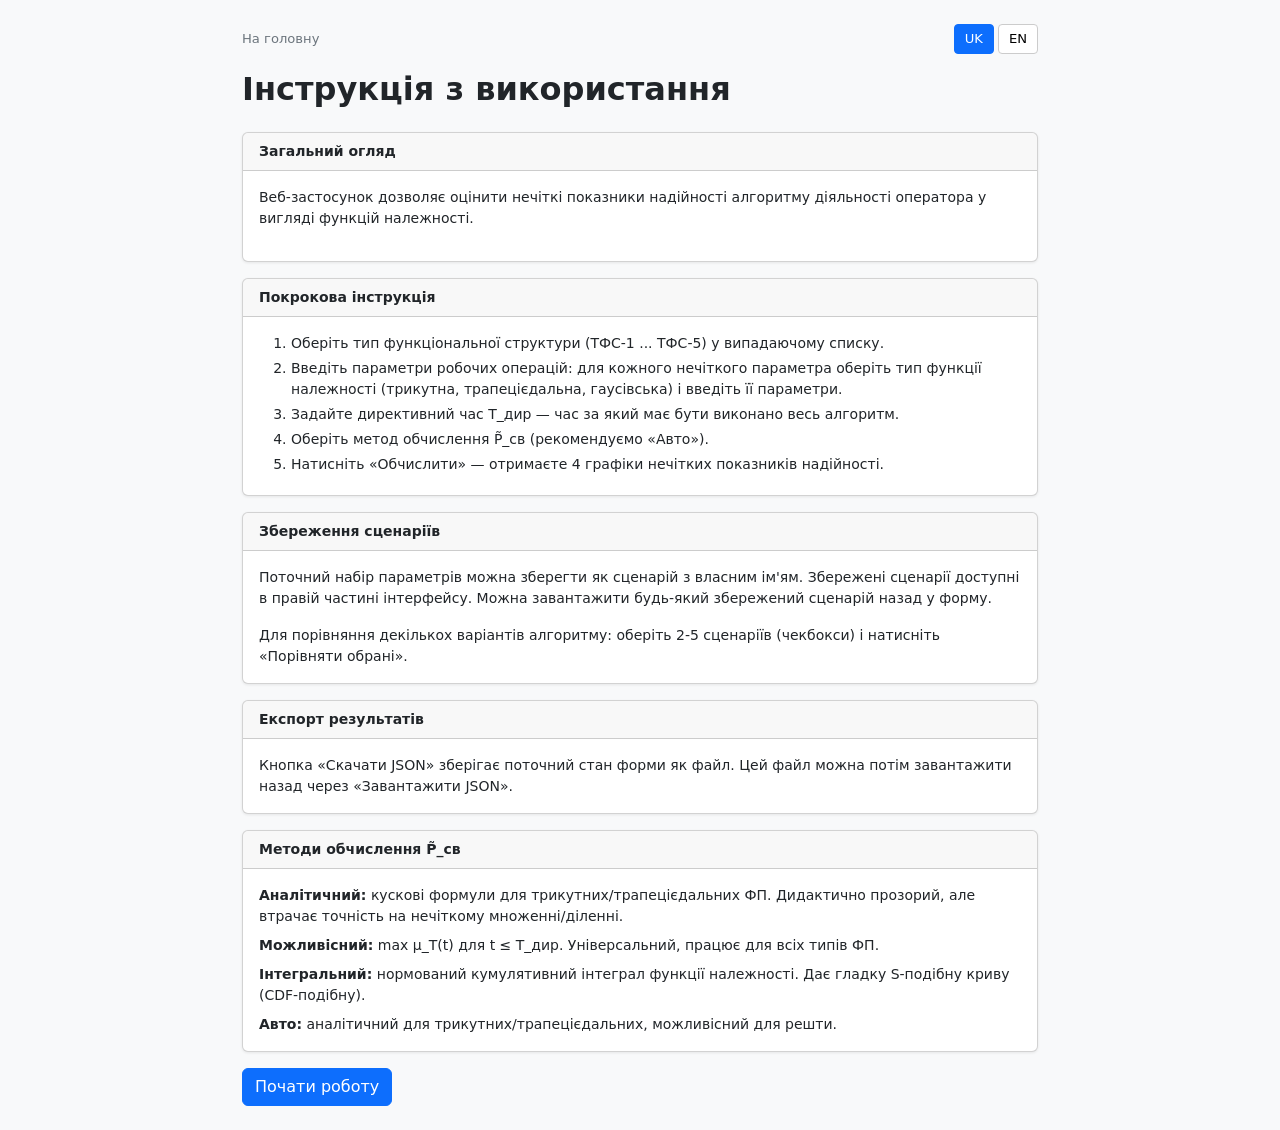
<file: templates/help.html>
<!DOCTYPE html>
<html lang="uk" data-i18n-title="help.title">
<head>
  <meta charset="UTF-8">
  <meta name="viewport" content="width=device-width, initial-scale=1.0">
  <title>Інструкція</title>
  <link rel="stylesheet" href="https://cdn.jsdelivr.net/npm/bootstrap@5.3.3/dist/css/bootstrap.min.css">
  <link rel="stylesheet" href="/static/css/style.css">
</head>
<body>
<div class="container py-4" style="max-width:820px">

  <!-- Навігація -->
  <nav class="d-flex align-items-center gap-3 mb-3">
    <a href="/" class="nav-link-app" data-i18n="nav_home">На головну</a>
    <a href="/app" class="nav-link-app" data-i18n="buttons.evaluate" style="display:none"></a>
    <div class="lang-switcher ms-auto">
      <button data-lang="uk" class="lang-btn active">UK</button>
      <button data-lang="en" class="lang-btn">EN</button>
    </div>
  </nav>

  <h2 class="mb-4 fw-bold" data-i18n="help.title">Інструкція з використання</h2>

  <!-- Загальний огляд -->
  <div class="card mb-3">
    <div class="card-header fw-semibold" data-i18n="help.section_overview">Загальний огляд</div>
    <div class="card-body">
      <p data-i18n="help.overview_text">
        Веб-застосунок дозволяє оцінити нечіткі показники надійності алгоритму діяльності оператора.
      </p>
    </div>
  </div>

  <!-- Покрокова інструкція -->
  <div class="card mb-3">
    <div class="card-header fw-semibold" data-i18n="help.section_steps">Покрокова інструкція</div>
    <div class="card-body">
      <ol class="mb-0">
        <li class="mb-1" data-i18n="help.step1">Оберіть тип ТФС у випадаючому списку.</li>
        <li class="mb-1" data-i18n="help.step2">Введіть параметри операцій.</li>
        <li class="mb-1" data-i18n="help.step3">Задайте директивний час T_дир.</li>
        <li class="mb-1" data-i18n="help.step4">Оберіть метод обчислення P̃_св.</li>
        <li class="mb-1" data-i18n="help.step5">Натисніть «Обчислити».</li>
      </ol>
    </div>
  </div>

  <!-- Збереження сценаріїв -->
  <div class="card mb-3">
    <div class="card-header fw-semibold" data-i18n="help.section_scenarios">Збереження сценаріїв</div>
    <div class="card-body">
      <p data-i18n="help.scenarios_text">Поточний набір параметрів можна зберегти як сценарій.</p>
      <p class="mb-0" data-i18n="help.scenarios_compare">Для порівняння: оберіть 2-5 сценаріїв і натисніть «Порівняти».</p>
    </div>
  </div>

  <!-- Експорт -->
  <div class="card mb-3">
    <div class="card-header fw-semibold" data-i18n="help.section_export">Експорт результатів</div>
    <div class="card-body">
      <p class="mb-0" data-i18n="help.export_text">Кнопка «Скачати JSON» зберігає стан форми як файл.</p>
    </div>
  </div>

  <!-- Методи P_св -->
  <div class="card mb-3">
    <div class="card-header fw-semibold" data-i18n="help.section_methods">Методи обчислення P̃_св</div>
    <div class="card-body">
      <ul class="mb-0 list-unstyled">
        <li class="mb-2" data-i18n-html="help.method_analytical"></li>
        <li class="mb-2" data-i18n-html="help.method_possibility"></li>
        <li class="mb-2" data-i18n-html="help.method_integral"></li>
        <li class="mb-0" data-i18n-html="help.method_auto"></li>
      </ul>
    </div>
  </div>

  <div class="mt-3">
    <a href="/app" class="btn btn-primary" data-i18n="title_page.btn_start">Почати роботу</a>
  </div>

</div>

<script src="https://cdn.jsdelivr.net/npm/bootstrap@5.3.3/dist/js/bootstrap.bundle.min.js"></script>
<script src="/static/js/i18n.js"></script>
<script>
document.addEventListener('DOMContentLoaded', () => {
  document.querySelectorAll('.lang-btn').forEach(btn => {
    btn.addEventListener('click', async () => {
      await window.i18n.loadTranslations(btn.dataset.lang);
    });
  });
  document.addEventListener('languageChanged', e => {
    const lang = e.detail?.lang || 'uk';
    document.querySelectorAll('.lang-btn').forEach(b =>
      b.classList.toggle('active', b.dataset.lang === lang));
  });
});
</script>
</body>
</html>
</file>
<file: static/css/style.css>
body { font-size: 0.875rem; background: #f8f9fa; }

.nav-link-app {
  font-size: 0.82rem; color: #6c757d; text-decoration: none;
}
.nav-link-app:hover { color: #0d6efd; text-decoration: underline; }
.card { box-shadow: 0 1px 3px rgba(0,0,0,.08); }
.mf-group select { font-size: 0.78rem; }
.mf-group input  { font-size: 0.78rem; }
.form-label-sm   { font-size: 0.78rem; color: #555; }
.op-block        { background: #fff; }
.preview-mini    { width: 100%; height: 55px; }

/* Метрика якості аналітичного методу */
.quality-info { padding: 7px 12px; border-radius: 4px; font-size: 0.85em; }
.quality-good       { background:#d4edda; border-left:4px solid #28a745; color:#155724; }
.quality-acceptable { background:#fff3cd; border-left:4px solid #ffc107; color:#856404; }
.quality-poor       { background:#f8d7da; border-left:4px solid #dc3545; color:#721c24; }
.method-comparison-toggle { padding: 4px 2px; }

/* Підказки (tooltips) */
.info-icon {
  display:inline-flex; align-items:center; justify-content:center;
  width:16px; height:16px; background:#6c757d; color:#fff;
  border-radius:50%; font-size:10px; font-weight:bold;
  cursor:help; margin-left:4px; vertical-align:middle;
}

/* Сценарії */
.scenarios-panel { margin-top: 1rem; }
.scenario-item   { display:flex; align-items:center; gap:6px; padding:4px 0;
                   border-bottom:1px solid #eee; font-size:0.82rem; }
.scenario-item:last-child { border-bottom:none; }
.scenario-meta   { flex:1; min-width:0; }
.scenario-meta strong { display:block; white-space:nowrap; overflow:hidden;
                        text-overflow:ellipsis; }
.scenario-actions { display:flex; gap:4px; flex-shrink:0; }
.empty-state     { color:#999; font-style:italic; list-style:none; padding:6px 0; }

/* Модальне порівняння */
.cmp-modal { position:fixed; inset:0; background:rgba(0,0,0,.5);
             z-index:1050; display:none; overflow-y:auto; }
.cmp-modal-content { background:#fff; margin:30px auto; width:92%;
                     max-width:1200px; border-radius:8px;
                     max-height:90vh; overflow-y:auto; }
.cmp-modal-header  { display:flex; justify-content:space-between;
                     align-items:center; padding:12px 18px;
                     border-bottom:1px solid #ddd; }
.cmp-modal-body    { padding:16px; display:grid;
                     grid-template-columns:1fr 1fr; gap:16px; }
.cmp-plot          { width:100%; height:300px; }
.cmp-close         { background:none; border:none; font-size:22px; cursor:pointer; line-height:1; }
@media(max-width:768px){ .cmp-modal-body{ grid-template-columns:1fr; } }

/* Перемикач мови */
.lang-switcher { display:flex; gap:4px; }
.lang-btn {
  padding:4px 10px; border:1px solid #ccc; background:white;
  cursor:pointer; border-radius:4px; font-size:0.82rem;
}
.lang-btn.active { background:#0d6efd; color:white; border-color:#0d6efd; }
.lang-btn:hover:not(.active) { background:#e9ecef; }

/* Ілюстрація ТФС */
.tfs-illustration {
  margin:8px 0; text-align:center; padding:8px;
  background:#f8f9fa; border-radius:4px;
  min-height:60px; display:flex; align-items:center; justify-content:center;
}
.tfs-img-placeholder { color:#6c757d; font-size:0.9em; }
</file>
